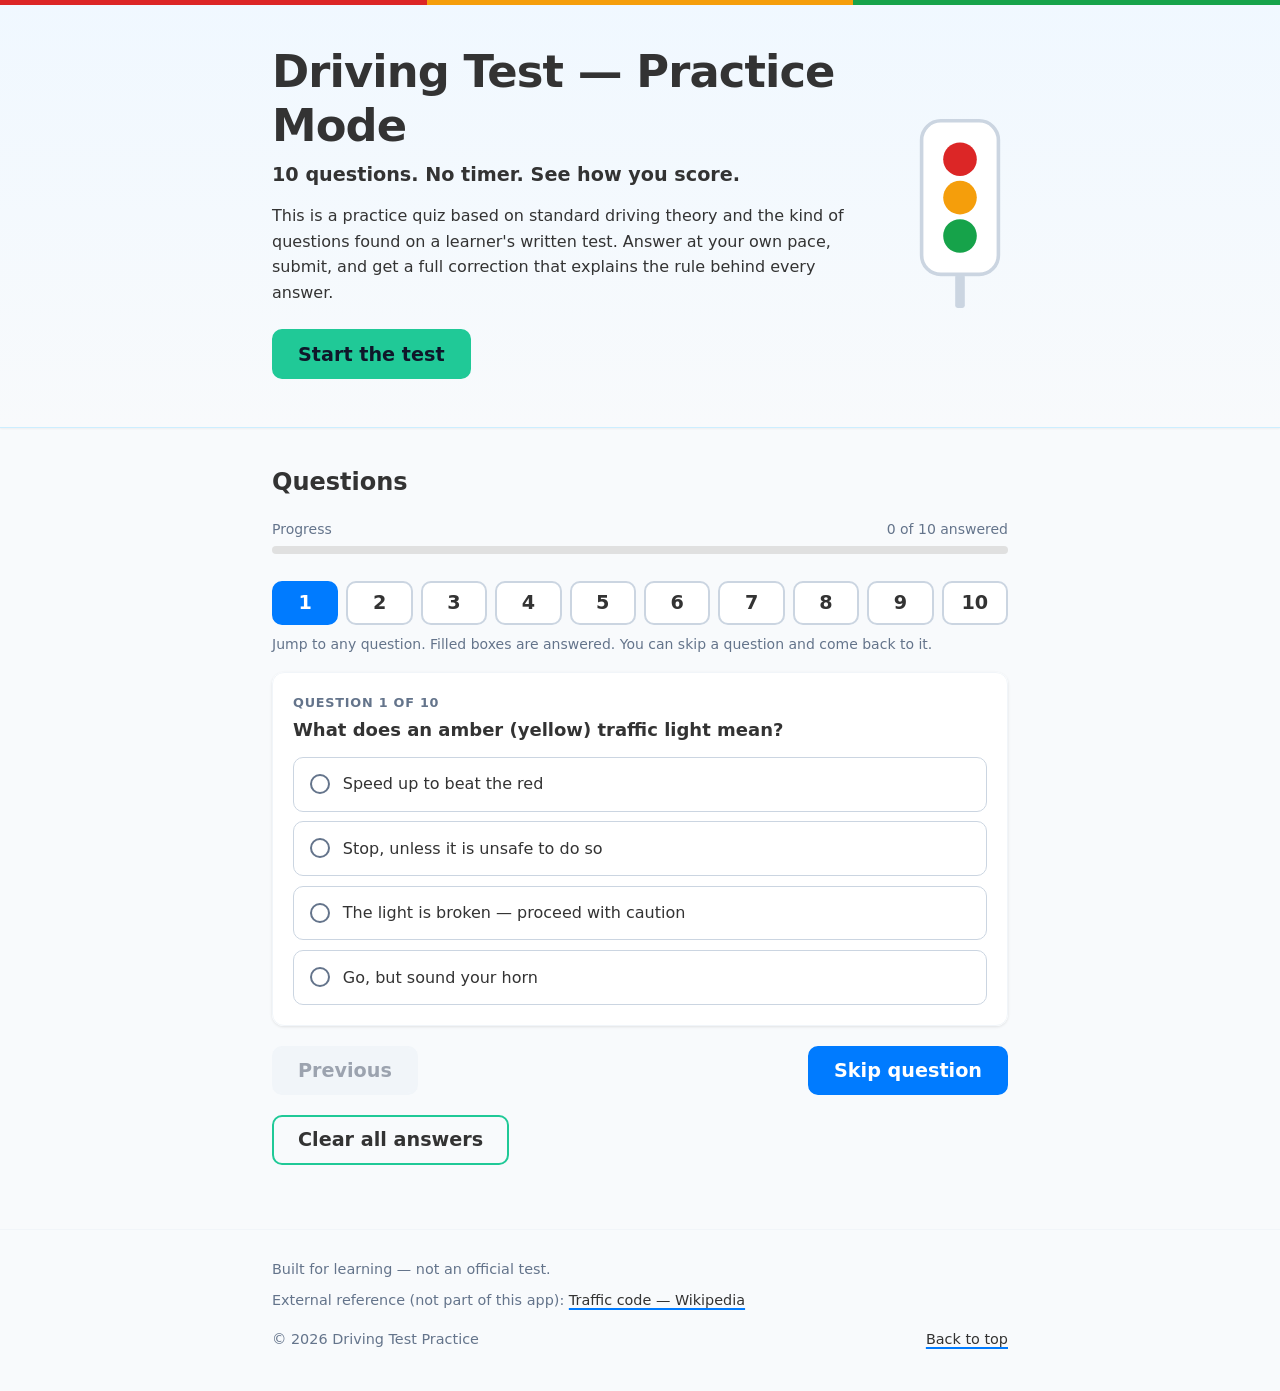
<file: index.html>
<!DOCTYPE html>
<html lang="en">
<head>
  <meta charset="utf-8">
  <meta name="viewport" content="width=device-width, initial-scale=1">
  <meta name="color-scheme" content="light dark">
  <meta name="description" content="A 10-question driving theory practice quiz with instant grading and a full correction.">
  <title>Driving Test — Practice Mode</title>
  <link rel="stylesheet" href="css/style.css">
</head>
<body id="top">
  <a class="skip-link" href="#questions">Skip to the questions</a>

  <header class="hero">
    <div class="signal-strip" aria-hidden="true"><span></span><span></span><span></span></div>
    <div class="container hero-inner">
      <div class="hero-copy">
        <h1>Driving Test — Practice Mode</h1>
        <p class="subtitle">10 questions. No timer. See how you score.</p>
        <p class="intro">This is a practice quiz based on standard driving theory and the kind of questions found on a learner's written test. Answer at your own pace, submit, and get a full correction that explains the rule behind every answer.</p>
        <button type="button" class="btn btn-secondary" id="start-btn">Start the test</button>
      </div>
      <svg class="hero-art" viewBox="0 0 80 160" role="img" aria-label="Illustration of a traffic light" focusable="false">
        <rect class="tl-pole" x="36" y="132" width="8" height="28" rx="2"></rect>
        <rect class="tl-body" x="8" y="4" width="64" height="128" rx="16"></rect>
        <circle class="tl-red" cx="40" cy="36" r="14"></circle>
        <circle class="tl-amber" cx="40" cy="68" r="14"></circle>
        <circle class="tl-green" cx="40" cy="100" r="14"></circle>
      </svg>
    </div>
  </header>

  <main id="main">
    <section id="questions" class="container questions-section" aria-labelledby="questions-title">
      <h2 id="questions-title" class="section-title" tabindex="-1">Questions</h2>

      <div class="progress">
        <div class="progress-label">
          <span>Progress</span>
          <span id="progress-text">0 of 10 answered</span>
        </div>
        <div class="progress-track" id="progress-track" role="progressbar" aria-label="Questions answered" aria-valuemin="0" aria-valuemax="10" aria-valuenow="0">
          <div class="progress-fill" id="progress-fill"></div>
        </div>
      </div>

      <form id="quiz-form" novalidate>
        <nav class="question-nav" aria-label="Question navigator">
          <ol id="question-nav"></ol>
          <p class="nav-hint">Jump to any question. Filled boxes are answered. You can skip a question and come back to it.</p>
        </nav>

        <div id="question-list"></div>

        <div id="form-error" class="form-error" aria-live="polite"></div>

        <div class="nav-controls">
          <button type="button" class="btn btn-outline-primary" id="prev-btn">Previous</button>
          <div class="nav-right">
            <button type="button" class="btn btn-primary" id="next-btn">Next question</button>
            <button type="submit" class="btn btn-primary" id="submit-btn" hidden>Submit answers</button>
          </div>
        </div>

        <div class="actions">
          <button type="button" class="btn btn-outline-secondary" id="clear-btn">Clear all answers</button>
        </div>
      </form>
    </section>
  </main>

  <footer class="site-footer">
    <div class="container">
      <p>Built for learning — not an official test.</p>
      <p>External reference (not part of this app): <a class="text-link" href="https://en.wikipedia.org/wiki/Traffic_code" target="_blank" rel="noopener noreferrer">Traffic code — Wikipedia</a></p>
      <div class="footer-row">
        <p>© <span id="year">2026</span> Driving Test Practice</p>
        <a class="text-link" href="#top">Back to top</a>
      </div>
    </div>
  </footer>

  <script src="js/questions.js" defer></script>
  <script src="js/quiz.js" defer></script>
</body>
</html>
</file>
<file: css/style.css>
/* Driving Test — Practice Mode
   Every colour lives in a token on :root. Dark mode and print only override tokens. */

:root {
  color-scheme: light dark;

  /* Brand and structure */
  --color-primary: #007bff;
  --color-primary-surface: #e6f0ff;
  --color-secondary: #20c997;
  --color-secondary-surface: #e0fff6;
  --color-banner: #f0f8ff;
  --color-banner-border: #cceeff;
  --color-bg: #f8fafc;
  --color-card: #ffffff;
  --color-text: #333333;
  --color-muted: #64748b;
  --color-divider: #f1f5f9;
  --color-border: #cbd5e1;
  --color-track: #e0e0e0;
  --color-disabled: #9ca3af;
  --color-focus: #007bff;
  --color-on-primary: #ffffff;
  --color-on-secondary: #0f172a;
  --color-on-grade: #ffffff;
  --shadow-soft: rgba(0, 0, 0, 0.05);
  --shadow-card: rgba(0, 0, 0, 0.1);

  /* Semantic states */
  --color-correct: #15803d;
  --color-incorrect: #b91c1c;
  --color-incorrect-surface: #fef2f2;
  --grade-excellent: #15803d;
  --grade-good: #20c997;
  --grade-fair: #d97706;
  --grade-poor: #b91c1c;

  /* Decorative driving accent (never for UI states) */
  --signal-red: #dc2626;
  --signal-amber: #f59e0b;
  --signal-green: #16a34a;

  /* Type */
  --font-sans: system-ui, -apple-system, "Segoe UI", Roboto, sans-serif;
  --font-mono: ui-monospace, SFMono-Regular, Menlo, Consolas, monospace;
}

@media (prefers-color-scheme: dark) {
  :root {
    --color-bg: #0f172a;
    --color-card: #1e293b;
    --color-text: #e2e8f0;
    --color-muted: #94a3b8;
    --color-divider: #334155;
    --color-border: #475569;
    --color-track: #334155;
    --color-disabled: #64748b;
    --color-primary: #60a5fa;
    --color-primary-surface: #1e3a5f;
    --color-secondary: #2dd4bf;
    --color-secondary-surface: #134e4a;
    --color-banner: #172338;
    --color-banner-border: #334155;
    --color-focus: #60a5fa;
    --color-on-primary: #0f172a;
    --color-on-grade: #0f172a;
    --shadow-soft: rgba(0, 0, 0, 0.3);
    --shadow-card: rgba(0, 0, 0, 0.4);
    --color-correct: #4ade80;
    --color-incorrect: #f87171;
    --color-incorrect-surface: #3b1a1f;
    --grade-excellent: #4ade80;
    --grade-good: #2dd4bf;
    --grade-fair: #fbbf24;
    --grade-poor: #f87171;
  }
}

/* ---------- Base ---------- */
*, *::before, *::after { box-sizing: border-box; }
[hidden] { display: none !important; }
html { scroll-behavior: smooth; -webkit-text-size-adjust: 100%; }
body {
  margin: 0;
  background: var(--color-bg);
  color: var(--color-text);
  font-family: var(--font-sans);
  font-size: 1rem;
  line-height: 1.6;
}
h1, h2, h3 { line-height: 1.2; margin: 0; }
p { margin: 0 0 1rem; }
code, kbd { font-family: var(--font-mono); }
.container { width: min(100% - 2rem, 46rem); margin-inline: auto; }
.sr-only {
  position: absolute; width: 1px; height: 1px; margin: -1px; padding: 0;
  overflow: hidden; clip: rect(0, 0, 0, 0); white-space: nowrap; border: 0;
}
:focus-visible { outline: 3px solid var(--color-focus); outline-offset: 3px; }
.skip-link {
  position: absolute; left: -999px; top: 0.5rem; z-index: 20;
  background: var(--color-card); color: var(--color-text);
  padding: 0.5rem 0.9rem; border-radius: 8px; box-shadow: 0 2px 8px var(--shadow-card);
}
.skip-link:focus { left: 0.5rem; }
.text-link {
  color: var(--color-text);
  text-decoration: underline;
  text-decoration-color: var(--color-primary);
  text-decoration-thickness: 2px;
  text-underline-offset: 3px;
}
.text-link:hover { text-decoration-color: var(--color-text); }

/* ---------- Buttons ---------- */
.btn {
  display: inline-flex; align-items: center; justify-content: center;
  min-height: 3rem; padding: 0.7rem 1.5rem;
  font: inherit; font-size: 1.2rem; font-weight: 700; line-height: 1.2;
  border: 2px solid transparent; border-radius: 10px;
  cursor: pointer; text-decoration: none;
  transition: background-color 0.15s ease, filter 0.15s ease, transform 0.15s ease;
}
.btn:active { transform: translateY(1px); }
.btn-primary { background: var(--color-primary); border-color: var(--color-primary); color: var(--color-on-primary); }
.btn-primary:hover { filter: brightness(0.93); }
.btn-secondary { background: var(--color-secondary); border-color: var(--color-secondary); color: var(--color-on-secondary); }
.btn-secondary:hover { filter: brightness(0.95); }
.btn-outline-primary { background: transparent; border-color: var(--color-primary); color: var(--color-primary); }
.btn-outline-primary:hover { background: var(--color-primary-surface); }
.btn-outline-secondary { background: transparent; border-color: var(--color-secondary); color: var(--color-text); }
.btn-outline-secondary:hover { background: var(--color-secondary-surface); }
.btn:disabled { background: var(--color-divider); border-color: var(--color-divider); color: var(--color-disabled); cursor: not-allowed; }

/* ---------- Hero ---------- */
.hero {
  background: linear-gradient(180deg, var(--color-banner) 0%, var(--color-bg) 100%);
  border-bottom: 1px solid var(--color-banner-border);
  box-shadow: 0 1px 2px var(--shadow-soft);
}
.signal-strip { display: flex; height: 0.3rem; }
.signal-strip span { flex: 1; }
.signal-strip span:nth-child(1) { background: var(--signal-red); }
.signal-strip span:nth-child(2) { background: var(--signal-amber); }
.signal-strip span:nth-child(3) { background: var(--signal-green); }
.hero-inner { display: grid; gap: 1.75rem; align-items: center; padding-block: 2.5rem 3rem; }
.hero h1 { font-size: clamp(1.9rem, 5.5vw, 2.8rem); letter-spacing: -0.02em; margin-bottom: 0.5rem; }
.subtitle { font-size: 1.2rem; font-weight: 600; margin-bottom: 0.75rem; }
.intro { max-width: 36rem; margin-bottom: 1.5rem; }
.hero-art { width: 4.5rem; height: auto; order: -1; }
.tl-body { fill: var(--color-card); stroke: var(--color-border); stroke-width: 3; }
.tl-pole { fill: var(--color-border); }
.tl-red { fill: var(--signal-red); }
.tl-amber { fill: var(--signal-amber); }
.tl-green { fill: var(--signal-green); }
@media (min-width: 40rem) {
  .hero-inner { grid-template-columns: 1fr auto; }
  .hero-art { width: 6rem; order: 0; }
}

/* ---------- Questions ---------- */
.questions-section { padding-block: 2.5rem 1rem; }
.questions-section.is-revealing { animation: reveal 0.5s ease-out both; }
@keyframes reveal {
  from { opacity: 0.35; transform: translateY(16px); }
  to { opacity: 1; transform: none; }
}
.section-title { font-size: 1.5rem; margin-bottom: 0.75rem; }
.section-title:focus { outline: none; }

.progress { position: sticky; top: 0; z-index: 5; background: var(--color-bg); padding: 0.6rem 0 0.7rem; margin-bottom: 1rem; }
.progress-label { display: flex; justify-content: space-between; font-size: 0.875rem; color: var(--color-muted); margin-bottom: 0.35rem; }
.progress-track { height: 0.5rem; border-radius: 999px; background: var(--color-track); overflow: hidden; }
.progress-fill { height: 100%; width: 0; background: var(--color-primary); border-radius: 999px; transition: width 0.3s ease; }

.question-card {
  min-width: 0; margin: 0 0 1.25rem; padding: 1.25rem;
  background: var(--color-card);
  border: 1px solid var(--color-divider);
  border-radius: 12px;
  box-shadow: 0 1px 3px var(--shadow-card);
  scroll-margin-top: 5rem;
}
@media (min-width: 40rem) { .question-card { min-height: 16rem; } }
.question-card.is-entering { animation: question-in 0.25s ease-out both; }
@keyframes question-in {
  from { opacity: 0; transform: translateY(8px); }
  to { opacity: 1; transform: none; }
}
.question-card.is-invalid { border-color: var(--color-incorrect); box-shadow: 0 0 0 1px var(--color-incorrect); }
.question-legend { float: left; width: 100%; padding: 0; margin: 0 0 0.9rem; }
.q-number { display: block; font-size: 0.8rem; font-weight: 600; letter-spacing: 0.06em; text-transform: uppercase; color: var(--color-muted); margin-bottom: 0.25rem; }
.q-text { display: block; font-size: 1.125rem; font-weight: 600; line-height: 1.4; }
.options { clear: both; display: grid; gap: 0.6rem; }
.option { position: relative; }
.option input { position: absolute; opacity: 0; width: 1px; height: 1px; margin: 0; }
.option label {
  display: flex; align-items: flex-start; gap: 0.8rem;
  padding: 0.85rem 1rem; cursor: pointer;
  background: var(--color-card);
  border: 1.5px solid var(--color-border);
  border-radius: 10px;
  transition: border-color 0.15s ease, background-color 0.15s ease;
}
.option label::before {
  content: ""; flex: none; width: 1.25rem; height: 1.25rem; margin-top: 0.15rem;
  border: 2px solid var(--color-muted); border-radius: 50%;
  background: var(--color-card);
  transition: background-color 0.15s ease, border-color 0.15s ease, box-shadow 0.15s ease;
}
.option label:hover { border-color: var(--color-primary); background: var(--color-divider); }
.option input:checked + label { border-color: var(--color-primary); background: var(--color-primary-surface); }
.option input:checked + label::before {
  border-color: var(--color-primary);
  background: var(--color-primary);
  box-shadow: inset 0 0 0 3px var(--color-primary-surface);
}
.option input:focus-visible + label { outline: 3px solid var(--color-focus); outline-offset: 2px; }

.form-error {
  margin-top: 1rem; padding: 0.75rem 1rem; font-weight: 600;
  color: var(--color-incorrect); background: var(--color-incorrect-surface);
  border: 1px solid var(--color-incorrect); border-left-width: 4px; border-radius: 8px;
}
.form-error:empty { display: none; }
.actions { display: flex; flex-wrap: wrap; gap: 0.75rem; margin-top: 1.25rem; }

/* ---------- One-question-at-a-time navigation ---------- */
.question-nav { margin-bottom: 1rem; scroll-margin-top: 5rem; }
.question-nav ol { list-style: none; margin: 0 0 0.5rem; padding: 0; display: grid; grid-template-columns: repeat(5, 1fr); gap: 0.5rem; }
@media (min-width: 40rem) { .question-nav ol { grid-template-columns: repeat(10, 1fr); } }
.q-nav-btn {
  width: 100%; min-height: 2.75rem; padding: 0;
  font: inherit; font-size: 1.2rem; font-weight: 700; color: var(--color-text);
  background: var(--color-card); border: 2px solid var(--color-border); border-radius: 10px;
  cursor: pointer;
  transition: background-color 0.15s ease, border-color 0.15s ease;
}
.q-nav-btn:hover { border-color: var(--color-primary); }
.q-nav-btn.is-answered { background: var(--color-primary-surface); border-color: var(--color-primary); }
.q-nav-btn.is-invalid { border-color: var(--color-incorrect); color: var(--color-incorrect); }
.q-nav-btn[aria-current="step"] { background: var(--color-primary); border-color: var(--color-primary); color: var(--color-on-primary); }
.nav-hint { margin: 0; font-size: 0.875rem; color: var(--color-muted); }
.nav-controls { display: flex; flex-wrap: wrap; justify-content: space-between; gap: 0.75rem; margin-top: 1.25rem; }
.nav-right { display: flex; flex-wrap: wrap; gap: 0.75rem; margin-left: auto; }
@media (max-width: 30rem) {
  .nav-controls .btn { flex: 1 1 auto; }
  .nav-right { flex: 1 1 100%; }
}

/* ---------- Footer ---------- */
.site-footer { margin-top: 3rem; padding-block: 1.75rem 2.5rem; border-top: 1px solid var(--color-divider); color: var(--color-muted); font-size: 0.9rem; }
.site-footer p { margin-bottom: 0.5rem; }
.footer-row { display: flex; flex-wrap: wrap; justify-content: space-between; gap: 0.5rem 1rem; margin-top: 1rem; }
.footer-row p { margin: 0; }

/* ---------- Results ---------- */
.results-main { padding-block: 2.5rem 3rem; }
.results-header { margin-bottom: 1.5rem; }
.eyebrow { font-size: 0.8rem; font-weight: 600; letter-spacing: 0.06em; text-transform: uppercase; color: var(--color-muted); margin-bottom: 0.25rem; }
.results-header h1 { font-size: clamp(1.8rem, 5vw, 2.4rem); letter-spacing: -0.02em; }

.grade-card {
  --band: var(--grade-poor); --on-band: var(--color-on-grade);
  text-align: center; padding: 2rem 1.5rem; margin-bottom: 2rem;
  background: var(--color-card);
  border: 1px solid var(--color-divider); border-top: 6px solid var(--band);
  border-radius: 12px; box-shadow: 0 1px 3px var(--shadow-card);
}
.band-excellent { --band: var(--grade-excellent); --on-band: var(--color-on-grade); }
.band-good { --band: var(--grade-good); --on-band: var(--color-on-secondary); }
.band-fair { --band: var(--grade-fair); --on-band: var(--color-on-grade); }
.band-poor { --band: var(--grade-poor); --on-band: var(--color-on-grade); }
.score-percent { font-size: clamp(3.5rem, 15vw, 5.5rem); font-weight: 800; line-height: 1; letter-spacing: -0.03em; margin-bottom: 1rem; font-variant-numeric: tabular-nums; }
.grade-band { display: inline-block; padding: 0.4rem 1.1rem; margin-bottom: 0.9rem; font-size: 1.25rem; font-weight: 700; background: var(--band); color: var(--on-band); border-radius: 999px; }
.score-summary { margin: 0; color: var(--color-muted); font-size: 1.05rem; }

.review-list { list-style: none; margin: 1rem 0 0; padding: 0; display: grid; gap: 1rem; }
.review {
  --bar: var(--color-incorrect);
  padding: 1.25rem; background: var(--color-card);
  border: 1px solid var(--color-divider); border-left: 6px solid var(--bar);
  border-radius: 12px; box-shadow: 0 1px 3px var(--shadow-card);
}
.review.is-correct { --bar: var(--color-correct); }
.review-q { font-size: 1.1rem; font-weight: 600; line-height: 1.4; margin-bottom: 0.9rem; }
.qnum { display: block; font-size: 0.8rem; font-weight: 600; letter-spacing: 0.06em; text-transform: uppercase; color: var(--color-muted); margin-bottom: 0.2rem; }
.answers { margin: 0 0 0.9rem; display: grid; gap: 0.6rem; }
.answer-row { display: grid; gap: 0.1rem; }
.answer-row dt { font-size: 0.8rem; font-weight: 600; color: var(--color-muted); }
.answer-row dd { margin: 0; }
.mark { font-weight: 800; }
.mark-ok { color: var(--color-correct); }
.mark-bad { color: var(--color-incorrect); }
.explanation { margin: 0; padding-top: 0.8rem; border-top: 1px solid var(--color-divider); }
.results-main .actions { margin-top: 2rem; }

/* ---------- Motion ---------- */
@media (prefers-reduced-motion: reduce) {
  html { scroll-behavior: auto; }
  *, *::before, *::after { animation: none !important; transition: none !important; }
}

/* ---------- Print: force a clean light theme via tokens ---------- */
@media print {
  :root {
    --color-bg: #ffffff;
    --color-card: #ffffff;
    --color-text: #111111;
    --color-muted: #444444;
    --color-divider: #dddddd;
    --color-border: #bbbbbb;
    --color-primary: #007bff;
    --color-correct: #15803d;
    --color-incorrect: #b91c1c;
    --color-on-grade: #ffffff;
    --grade-excellent: #15803d;
    --grade-good: #20c997;
    --grade-fair: #d97706;
    --grade-poor: #b91c1c;
    --shadow-soft: transparent;
    --shadow-card: transparent;
  }
  body { font-size: 11pt; }
  .no-print, .skip-link { display: none !important; }
  .results-main { width: 100%; padding-block: 0; }
  .grade-card, .review { box-shadow: none; break-inside: avoid; page-break-inside: avoid; }
  .grade-card, .review, .grade-band, .mark {
    -webkit-print-color-adjust: exact; print-color-adjust: exact;
  }
  .review-list { gap: 0.6rem; }
}
</file>
